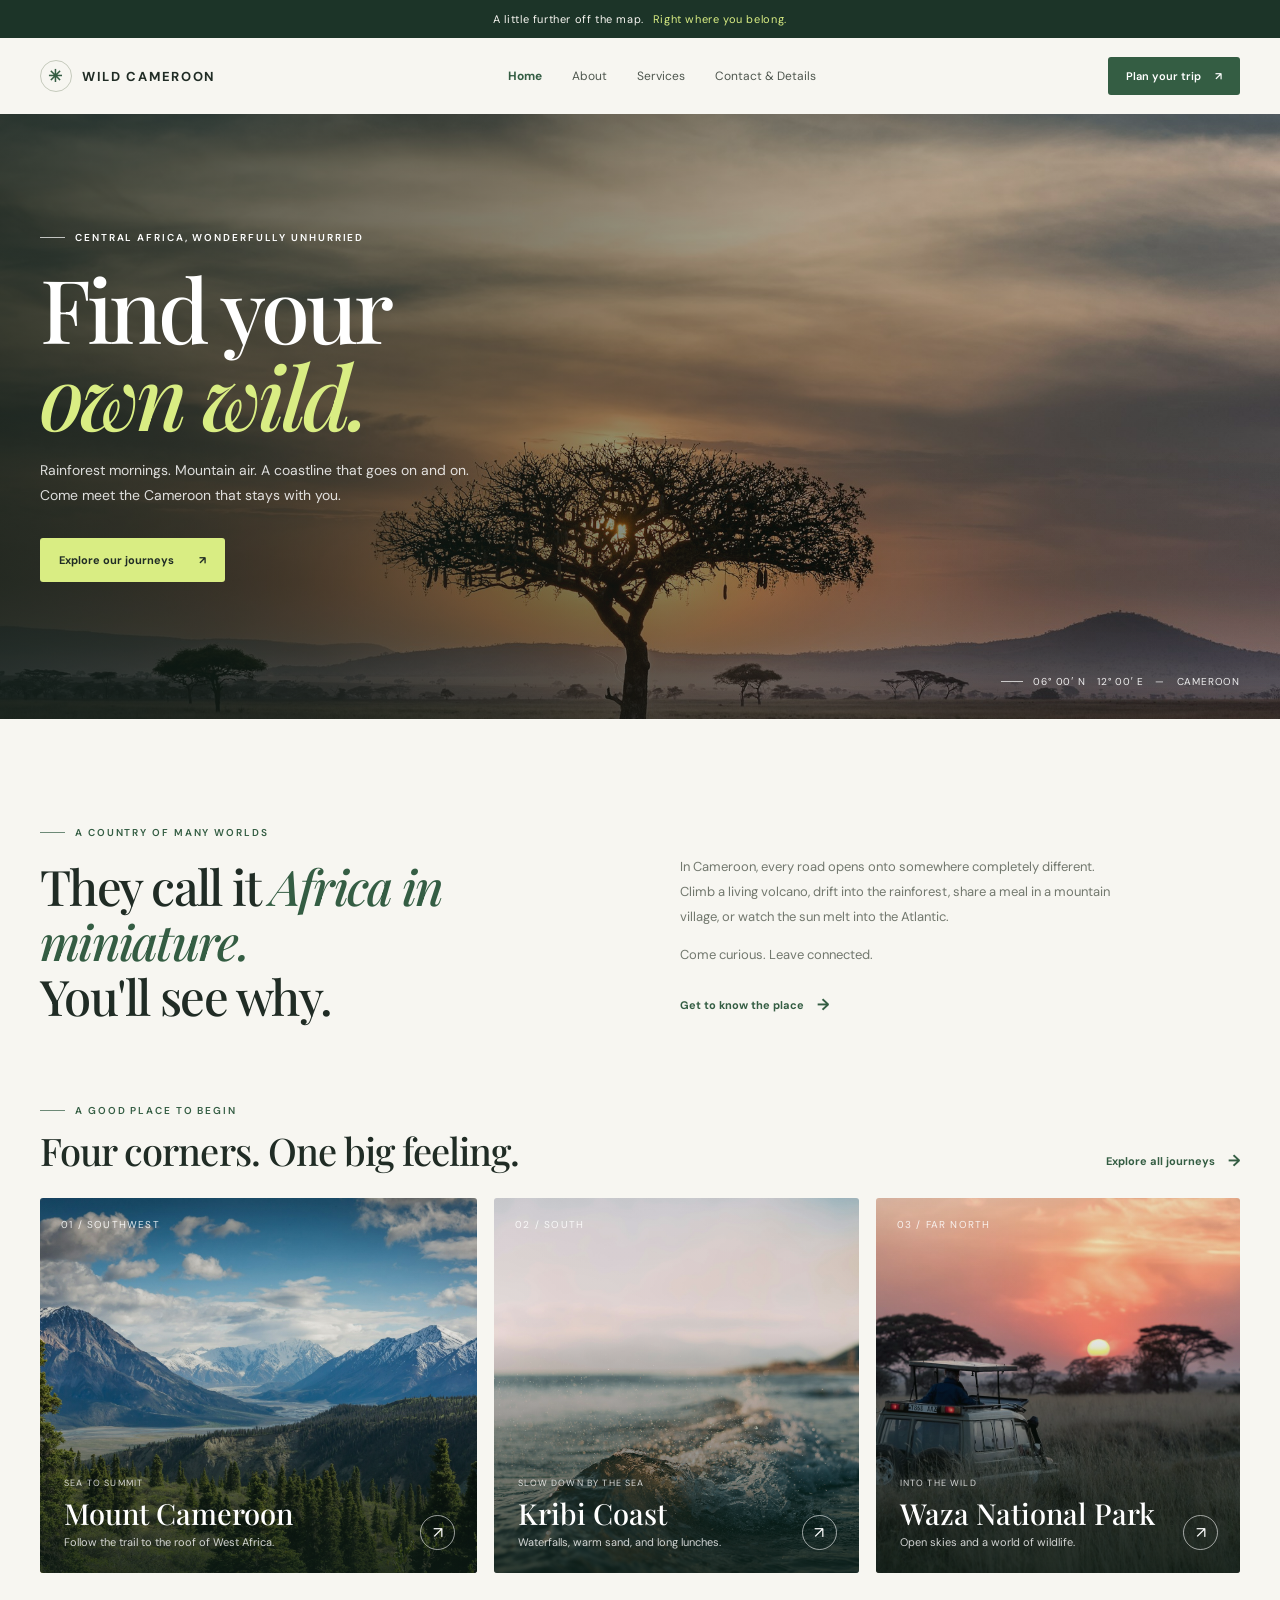
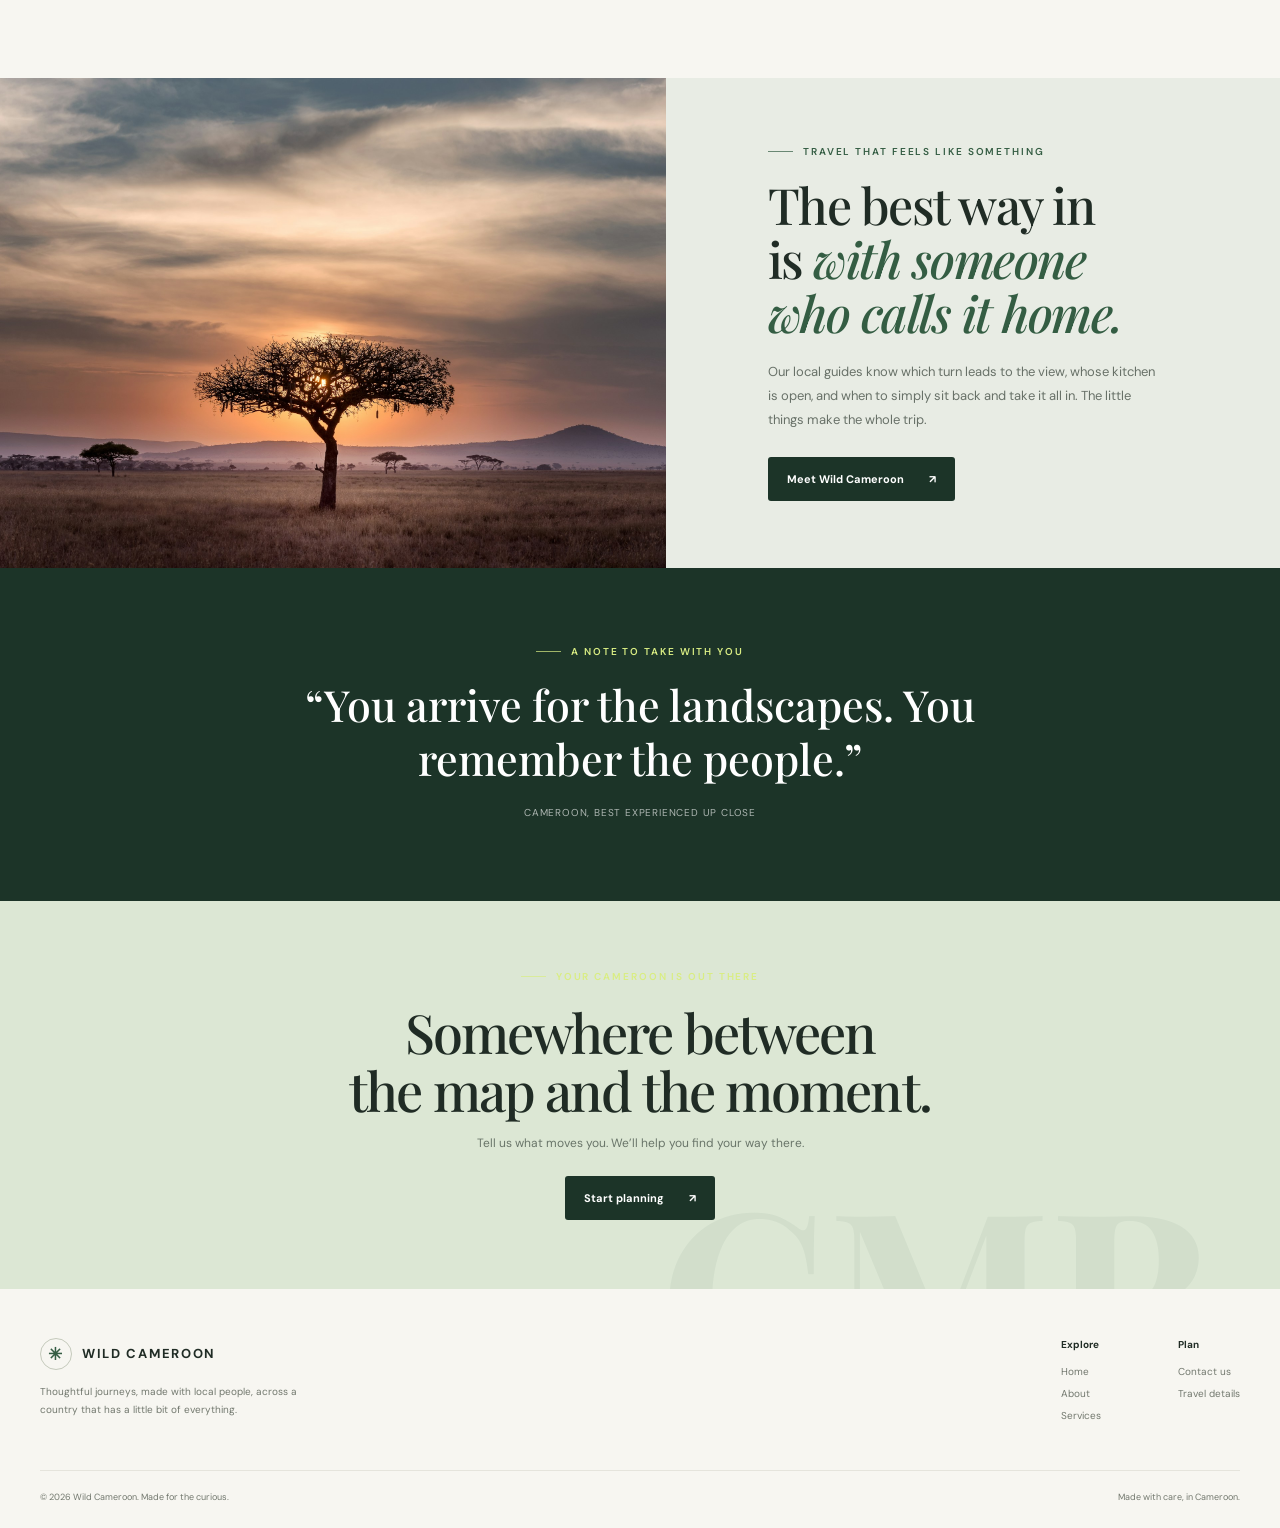
<file: index.html>
<!doctype html>
<html lang="en">
<head>
  <meta charset="utf-8">
  <meta name="viewport" content="width=device-width, initial-scale=1">
  <meta name="theme-color" content="#f7f6f1">
  <meta name="description" content="Discover Cameroon with Wild Cameroon: thoughtful trips, local guides, and unforgettable places from rainforest to coast.">
  <title>Wild Cameroon | Find your own wild</title>
  <link rel="preconnect" href="https://fonts.googleapis.com">
  <link rel="preconnect" href="https://fonts.gstatic.com" crossorigin>
  <link href="https://fonts.googleapis.com/css2?family=DM+Sans:wght@400;500;600;700&family=Playfair+Display:wght@500;600;700&display=swap" rel="stylesheet">
  <link rel="stylesheet" href="styles.css">
  <script src="script.js" defer></script>
</head>
<body>
  <div class="topline">A little further off the map. <span>Right where you belong.</span></div>
  <header class="site-header">
    <nav class="nav shell" aria-label="Main navigation">
      <a class="brand" href="index.html"><span class="brand-mark" aria-hidden="true">✳</span> WILD CAMEROON</a>
      <button class="menu-toggle" type="button" aria-label="Open navigation menu" aria-expanded="false" aria-controls="nav-links">☰</button>
      <div class="nav-links" id="nav-links">
        <a aria-current="page" href="index.html">Home</a>
        <a href="about.html">About</a>
        <a href="services.html">Services</a>
        <a href="contact.html">Contact &amp; Details</a>
      </div>
      <a class="nav-cta" href="contact.html">Plan your trip <span aria-hidden="true">↗</span></a>
    </nav>
  </header>

  <main>
    <section class="hero hero-home">
      <div class="shell hero-inner">
        <p class="eyebrow">Central Africa, wonderfully unhurried</p>
        <h1>Find your<br><em>own wild.</em></h1>
        <p class="hero-copy">Rainforest mornings. Mountain air. A coastline that goes on and on. Come meet the Cameroon that stays with you.</p>
        <a class="button button-light" href="services.html">Explore our journeys <span aria-hidden="true">↗</span></a>
      </div>
      <div class="hero-caption">06° 00′ N &nbsp; 12° 00′ E &nbsp; — &nbsp; CAMEROON</div>
    </section>

    <section class="shell intro">
      <div>
        <p class="eyebrow">A country of many worlds</p>
        <h2>They call it <em>Africa in miniature.</em><br>You'll see why.</h2>
      </div>
      <div class="intro-copy">
        <p>In Cameroon, every road opens onto somewhere completely different. Climb a living volcano, drift into the rainforest, share a meal in a mountain village, or watch the sun melt into the Atlantic.</p>
        <p>Come curious. Leave connected.</p>
        <a class="text-link" href="about.html">Get to know the place <span aria-hidden="true">→</span></a>
      </div>
    </section>

    <section class="shell section-block">
      <div class="section-head">
        <div><p class="eyebrow">A good place to begin</p><h2>Four corners. One big feeling.</h2></div>
        <a class="text-link" href="services.html">Explore all journeys <span aria-hidden="true">→</span></a>
      </div>
      <div class="destination-grid">
        <a class="destination-card destination-mountain" href="services.html"><span class="card-number">01 / SOUTHWEST</span><div class="card-content"><small>Sea to summit</small><h3>Mount Cameroon</h3><p>Follow the trail to the roof of West Africa.</p></div><span class="card-arrow" aria-hidden="true">↗</span></a>
        <a class="destination-card destination-coast" href="services.html"><span class="card-number">02 / SOUTH</span><div class="card-content"><small>Slow down by the sea</small><h3>Kribi Coast</h3><p>Waterfalls, warm sand, and long lunches.</p></div><span class="card-arrow" aria-hidden="true">↗</span></a>
        <a class="destination-card destination-wildlife" href="services.html"><span class="card-number">03 / FAR NORTH</span><div class="card-content"><small>Into the wild</small><h3>Waza National Park</h3><p>Open skies and a world of wildlife.</p></div><span class="card-arrow" aria-hidden="true">↗</span></a>
      </div>
    </section>

    <section class="split-feature">
      <div class="split-image image-forest" role="img" aria-label="Lush green landscape"></div>
      <div class="split-copy">
        <p class="eyebrow">Travel that feels like something</p>
        <h2>The best way in<br>is <em>with someone who calls it home.</em></h2>
        <p>Our local guides know which turn leads to the view, whose kitchen is open, and when to simply sit back and take it all in. The little things make the whole trip.</p>
        <a class="button button-dark" href="about.html">Meet Wild Cameroon <span aria-hidden="true">↗</span></a>
      </div>
    </section>

    <section class="quote-band">
      <p class="eyebrow">A note to take with you</p>
      <blockquote>“You arrive for the landscapes. You remember the people.”</blockquote>
      <p>Cameroon, best experienced up close</p>
    </section>

    <section class="cta">
      <p class="eyebrow">Your Cameroon is out there</p>
      <h2>Somewhere between<br>the map and the moment.</h2>
      <p>Tell us what moves you. We’ll help you find your way there.</p>
      <a class="button button-dark" href="contact.html">Start planning <span aria-hidden="true">↗</span></a>
    </section>
  </main>

  <footer class="site-footer">
    <div class="shell">
      <div class="footer-top">
        <div class="footer-brand"><a class="brand" href="index.html"><span class="brand-mark" aria-hidden="true">✳</span> WILD CAMEROON</a><p>Thoughtful journeys, made with local people, across a country that has a little bit of everything.</p></div>
        <div class="footer-links">
          <div class="footer-col"><strong>Explore</strong><a href="index.html">Home</a><a href="about.html">About</a><a href="services.html">Services</a></div>
          <div class="footer-col"><strong>Plan</strong><a href="contact.html">Contact us</a><a href="contact.html#travel-details">Travel details</a></div>
        </div>
      </div>
      <div class="footer-bottom"><span>© 2026 Wild Cameroon. Made for the curious.</span><span>Made with care, in Cameroon.</span></div>
    </div>
  </footer>
</body>
</html>
</file>
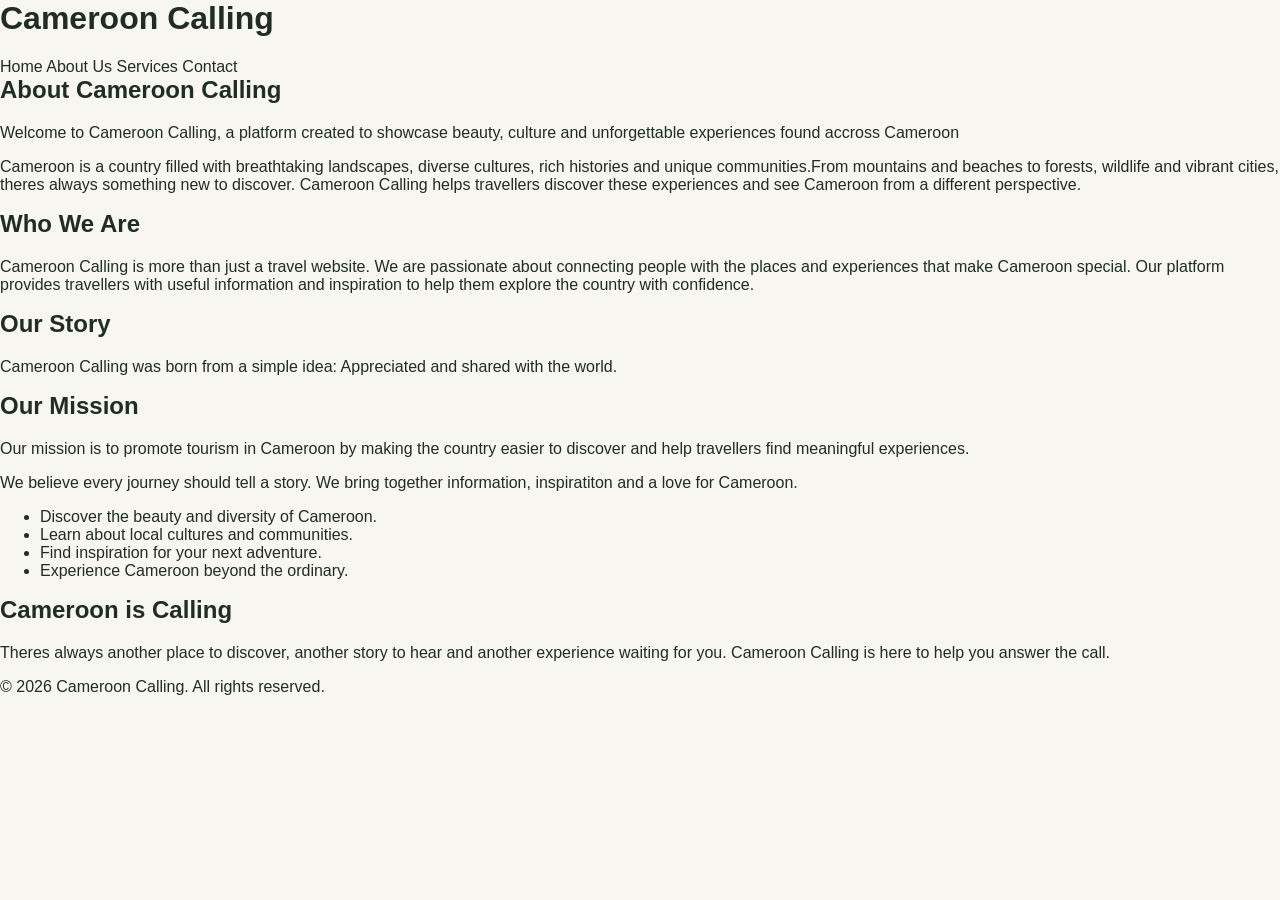
<file: about.html>
<!DOCTYPE html>
<html lang="en">
<head>
    <meta charset="UTF-8">
    <meta name="viewport" content="width=device-width, initial-scale=1.0">
    
    <title>About Us | Cameroon Callig</title>

    <link rel="stylesheet" href="styles.css">
</head>

<body>
    
    <header>
        <h1>Cameroon Calling</h1>

        <nav>
            <a href="index.html">Home</a>
            <a href="about.html">About Us</a>
            <a href="services.html">Services</a>
            <a href="contact.html">Contact</a>
        </nav>
    </header>

    <main>

        <!-- About Introduction -->
         <section class="about-intro">
            <h2>About Cameroon Calling</h2>

            <p>
                Welcome to Cameroon Calling, a platform created to showcase beauty, culture and unforgettable experiences found accross Cameroon
            </p>

            <p>
                Cameroon is a country filled with breathtaking landscapes, diverse cultures, rich histories and unique communities.From mountains and beaches to forests, wildlife and vibrant cities, theres always something new to discover. Cameroon Calling helps travellers discover these experiences and see Cameroon from a different perspective.
            </p>
         </section>

         <!-- Who We Are -->
          <section class="who-we-are">
            <h2>Who We Are</h2>

            <p>
                Cameroon Calling is more than just a travel website. We are passionate about connecting people with the places and experiences that make Cameroon special. Our platform provides travellers with useful information and inspiration to help them explore the country with confidence.
            </p>

            <!-- Our Story -->
             <section class="our story">
                <h2>Our Story</h2>

                <p>
                    Cameroon Calling was born from a simple idea: Appreciated and shared with the world.
                </p>
             </section>

             <!-- Mission -->
              <section class="our-mission">
                <h2>Our Mission</h2>

                <p>
                    Our mission is to promote tourism in Cameroon by making the country easier to discover and help travellers find meaningful experiences.
                </p>

                <p>
                    We believe every journey should tell a story. We bring together information, inspiratiton and a love for Cameroon.
                </p>

                <ul>
                    <li>Discover the beauty and diversity of Cameroon.</li>
                    <li>Learn about local cultures and communities.</li>
                    <li>Find inspiration for your next adventure.</li>
                    <li>Experience Cameroon beyond the ordinary.</li>
                </ul>
              </section>

              <!-- Closing -->
               <section class="about-ending">
                <h2>Cameroon is Calling</h2>

                <p>
                    Theres always another place to discover, another story to hear and another experience waiting for you. Cameroon Calling is here to help you answer the call.
                </p>
               </section>
          </section>
    </main>

    <footer>
        <p>&copy; 2026 Cameroon Calling. All rights reserved.</p>
    </footer>
    
</body>
</html>
</file>
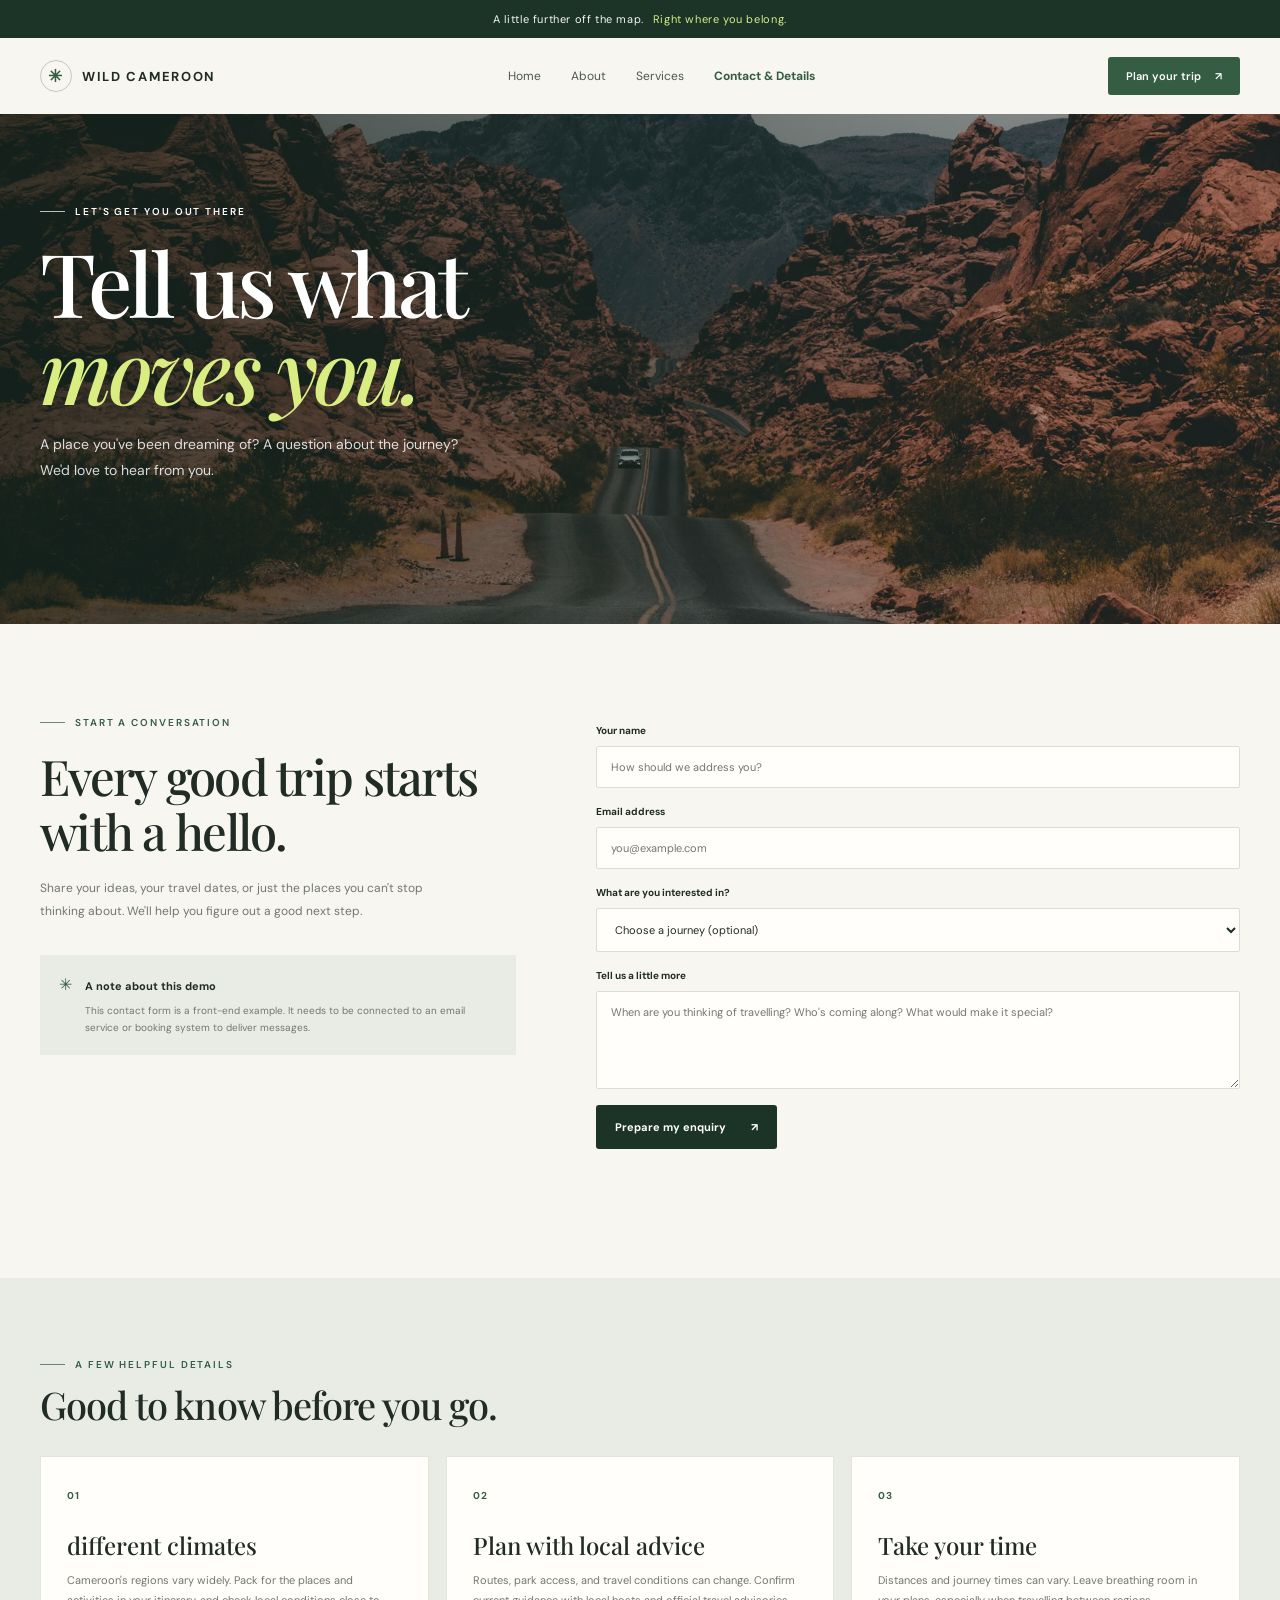
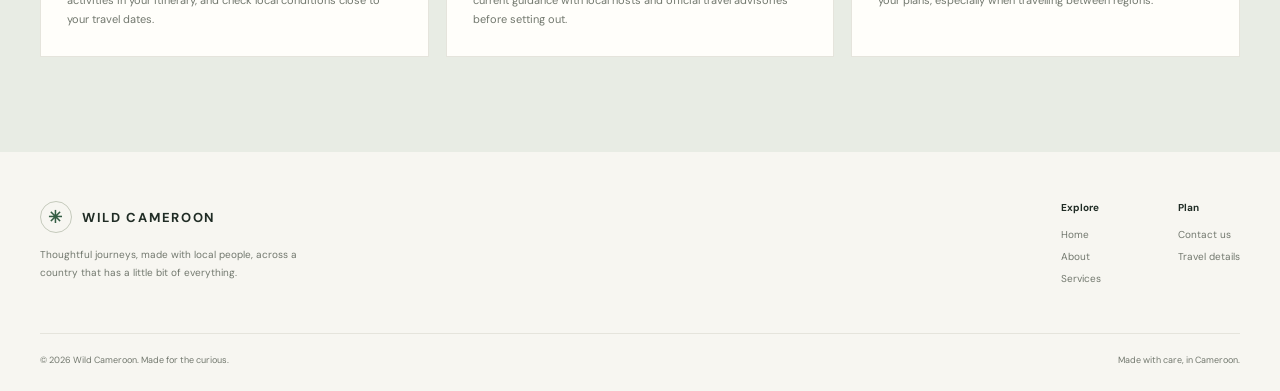
<file: contact.html>
<!doctype html>
<html lang="en">
<head>
  <meta charset="utf-8">
  <meta name="viewport" content="width=device-width, initial-scale=1">
  <meta name="theme-color" content="#f7f6f1">
  <meta name="description" content="Get in touch with Within Cameroon to start planning a thoughtful, locally guided trip. Find useful travel details for Cameroon.">
  <title>Contact &amp; Travel Details | Within Cameroon</title>
  <link rel="preconnect" href="https://fonts.googleapis.com">
  <link rel="preconnect" href="https://fonts.gstatic.com" crossorigin>
  <link href="https://fonts.googleapis.com/css2?family=DM+Sans:wght@400;500;600;700&family=Playfair+Display:wght@500;600;700&display=swap" rel="stylesheet">
  <link rel="stylesheet" href="styles.css">
  <script src="script.js" defer></script>
</head>
<body>
  <div class="topline">A little further off the map. <span>Right where you belong.</span></div>
  <header class="site-header"><nav class="nav shell" aria-label="Main navigation">
    <a class="brand" href="index.html"><span class="brand-mark" aria-hidden="true">✳</span> WILD CAMEROON</a>
    <button class="menu-toggle" type="button" aria-label="Open navigation menu" aria-expanded="false" aria-controls="nav-links">☰</button>
    <div class="nav-links" id="nav-links"><a href="index.html">Home</a><a href="about.html">About</a><a href="services.html">Services</a><a aria-current="page" href="contact.html">Contact &amp; Details</a></div>
    <a class="nav-cta" href="#contact-form">Plan your trip <span aria-hidden="true">↗</span></a>
  </nav></header>
  <main>
    <section class="page-hero page-hero-contact"><div class="shell page-hero-inner"><p class="eyebrow">Let's get you out there</p><h1>Tell us what<br><em>moves you.</em></h1><p class="hero-copy">A place you've been dreaming of? A question about the journey? We'd love to hear from you.</p></div></section>
    <section class="shell contact-layout">
      <div class="contact-copy"><p class="eyebrow">Start a conversation</p><h2>Every good trip starts with a hello.</h2><p>Share your ideas, your travel dates, or just the places you can't stop thinking about. We'll help you figure out a good next step.</p><div class="contact-note"><span class="note-icon" aria-hidden="true">✳</span><div><strong>A note about this demo</strong><p>This contact form is a front-end example. It needs to be connected to an email service or booking system to deliver messages.</p></div></div></div>
      <form class="contact-form" id="contact-form">
        <label for="name">Your name</label><input id="name" name="name" type="text" autocomplete="name" placeholder="How should we address you?" required>
        <label for="email">Email address</label><input id="email" name="email" type="email" autocomplete="email" placeholder="you@example.com" required>
        <label for="journey">What are you interested in?</label><select id="journey" name="journey"><option value="">Choose a journey (optional)</option><option value="mountain">Mount Cameroon</option><option value="coast">Kribi Coast</option><option value="wildlife">Waza National Park &amp; Far North</option><option value="transport">Bus &amp; air transport</option><option value="custom">A custom trip</option></select>
        <label for="message">Tell us a little more</label><textarea id="message" name="message" rows="5" placeholder="When are you thinking of travelling? Who's coming along? What would make it special?" required></textarea>
        <button class="button button-dark" type="submit">Prepare my enquiry <span aria-hidden="true">↗</span></button>
        <p class="form-note" id="form-note" role="status" aria-live="polite"></p>
      </form>
    </section>
    <section class="details-section" id="travel-details"><div class="shell"><div class="section-head"><div><p class="eyebrow">A few helpful details</p><h2>Good to know before you go.</h2></div></div><div class="details-grid">
      <article class="detail-card"><span class="detail-index">01</span><h3>different climates</h3><p>Cameroon's regions vary widely. Pack for the places and activities in your itinerary, and check local conditions close to your travel dates.</p></article>
      <article class="detail-card"><span class="detail-index">02</span><h3>Plan with local advice</h3><p>Routes, park access, and travel conditions can change. Confirm current guidance with local hosts and official travel advisories before setting out.</p></article>
      <article class="detail-card"><span class="detail-index">03</span><h3>Take your time</h3><p>Distances and journey times can vary. Leave breathing room in your plans, especially when travelling between regions.</p></article>
    </div></div></section>
  </main>
  <footer class="site-footer"><div class="shell"><div class="footer-top"><div class="footer-brand"><a class="brand" href="index.html"><span class="brand-mark" aria-hidden="true">✳</span> WILD CAMEROON</a><p>Thoughtful journeys, made with local people, across a country that has a little bit of everything.</p></div><div class="footer-links"><div class="footer-col"><strong>Explore</strong><a href="index.html">Home</a><a href="about.html">About</a><a href="services.html">Services</a></div><div class="footer-col"><strong>Plan</strong><a href="contact.html">Contact us</a><a href="#travel-details">Travel details</a></div></div></div><div class="footer-bottom"><span>© 2026 Wild Cameroon. Made for the curious.</span><span>Made with care, in Cameroon.</span></div></div></footer>
  <div id="notice" class="notice" role="status" aria-live="polite"></div>
</body>
</html>
</file>
<file: styles.css>
:root {
  --ink: #202c25;
  --muted: #72786e;
  --paper: #f7f6f1;
  --white: #fffefa;
  --green: #345d43;
  --deep: #1c3428;
  --lime: #d9ed83;
  --line: #e5e4dc;
  --serif: "Playfair Display", Georgia, serif;
  --sans: "DM Sans", Arial, sans-serif;
}

* { box-sizing: border-box; }
html { scroll-behavior: smooth; }
body { margin: 0; color: var(--ink); background: var(--paper); font-family: var(--sans); -webkit-font-smoothing: antialiased; }
a { color: inherit; text-decoration: none; }
button, input, select, textarea { font: inherit; }
button, a { -webkit-tap-highlight-color: transparent; }
.shell { width: min(1200px, calc(100% - 64px)); margin-inline: auto; }
.topline { min-height: 38px; display: flex; align-items: center; justify-content: center; gap: 9px; background: var(--deep); color: var(--paper); font-size: 11px; letter-spacing: .055em; }
.topline span { color: var(--lime); }
.site-header { position: relative; z-index: 5; background: var(--paper); }
.nav { position: relative; height: 76px; display: flex; align-items: center; justify-content: space-between; }
.brand { display: inline-flex; align-items: center; gap: 10px; font-size: 13px; font-weight: 700; letter-spacing: .13em; white-space: nowrap; }
.brand-mark { display: grid; place-items: center; width: 32px; height: 32px; border: 1px solid #c5cabc; border-radius: 50%; color: var(--green); font-size: 17px; }
.nav-links { display: flex; align-items: center; gap: 30px; color: #4f574f; font-size: 12px; }
.nav-links a:hover, .nav-links a[aria-current="page"] { color: var(--green); }
.nav-links a[aria-current="page"] { font-weight: 700; }
.nav-cta { display: inline-flex; align-items: center; gap: 14px; padding: 12px 18px; border-radius: 3px; background: var(--green); color: white; font-size: 11px; font-weight: 600; transition: background .2s, transform .2s; }
.nav-cta:hover, .button-dark:hover { background: #254331; transform: translateY(-1px); }
.menu-toggle { display: none; border: 0; background: transparent; color: var(--ink); font-size: 23px; cursor: pointer; }
.eyebrow { display: flex; align-items: center; gap: 10px; margin: 0 0 20px; font-size: 10px; font-weight: 600; letter-spacing: .19em; text-transform: uppercase; }
.eyebrow::before { content: ""; width: 25px; height: 1px; background: currentColor; opacity: .7; }
h1, h2, h3, p { margin-top: 0; }
.button { display: inline-flex; align-items: center; gap: 25px; padding: 15px 19px; border: 0; border-radius: 3px; font-size: 11px; font-weight: 700; cursor: pointer; transition: background .2s, transform .2s; }
.button-light { background: var(--lime); color: var(--ink); }
.button-light:hover { background: #e5f59c; transform: translateY(-1px); }
.button-dark { background: var(--deep); color: white; }
.button-dark:hover { background: #254331; transform: translateY(-1px); }
.hero, .page-hero { position: relative; overflow: hidden; display: flex; align-items: center; min-height: 605px; background-color: #4d6456; color: white; isolation: isolate; }
.hero::before, .page-hero::before { position: absolute; z-index: -1; inset: 0; content: ""; background-position: center; background-size: cover; }
.hero-home::before { background-image: linear-gradient(90deg, rgba(17,32,25,.76), rgba(17,32,25,.5) 43%, rgba(17,32,25,.08)), linear-gradient(0deg, rgba(17,32,25,.26), transparent 45%), url("images/cameroon-forest.jpg"); }
.page-hero { min-height: 510px; }
.page-hero-about::before { background-image: linear-gradient(90deg, rgba(17,32,25,.75), rgba(17,32,25,.22)), url("images/cameroon-forest.jpg"); }
.page-hero-services::before { background-image: linear-gradient(90deg, rgba(17,32,25,.76), rgba(17,32,25,.24)), url("images/mount-cameroon.jpg"); }
.page-hero-contact::before { background-image: linear-gradient(90deg, rgba(17,32,25,.76), rgba(17,32,25,.24)), url("images/travel-landscape.jpg"); }
.hero-inner, .page-hero-inner { padding-block: 72px 92px; }
.hero .eyebrow, .page-hero .eyebrow { color: white; }
.hero h1, .page-hero h1 { max-width: 700px; margin-bottom: 20px; font: 500 clamp(55px, 7.4vw, 88px)/.99 var(--serif); letter-spacing: -.045em; }
.hero h1 em, .page-hero h1 em { color: var(--lime); font-weight: 500; }
.hero-copy { max-width: 430px; margin-bottom: 30px; color: rgba(255,255,255,.84); font-size: 14px; line-height: 1.8; }
.hero-caption { position: absolute; right: max(32px, calc((100% - 1200px) / 2)); bottom: 31px; z-index: 1; display: flex; align-items: center; gap: 10px; color: rgba(255,255,255,.9); font-size: 10px; letter-spacing: .08em; }
.hero-caption::before { width: 22px; height: 1px; background: rgba(255,255,255,.7); content: ""; }
.intro { display: grid; grid-template-columns: 1fr 1fr; gap: 80px; align-items: end; padding-block: 107px 68px; }
.intro .eyebrow, .section-head .eyebrow, .story-section .eyebrow, .services-intro .eyebrow, .contact-layout .eyebrow, .details-section .eyebrow { color: var(--green); }
.intro h2, .story-heading h2, .services-intro h2, .contact-copy h2 { max-width: 560px; margin-bottom: 0; font: 500 clamp(36px, 4vw, 49px)/1.12 var(--serif); letter-spacing: -.035em; }
.intro h2 em, .story-heading h2 em, .services-intro h2 em, .split-copy h2 em { color: var(--green); }
.intro-copy { max-width: 430px; padding-bottom: 3px; color: var(--muted); font-size: 13px; line-height: 1.9; }
.text-link { display: inline-flex; align-items: center; gap: 13px; margin-top: 10px; color: var(--green); font-size: 11px; font-weight: 700; }
.text-link span { font-size: 16px; transition: transform .2s; }
.text-link:hover span { transform: translateX(4px); }
.section-block { padding-block: 12px 105px; }
.section-head { display: flex; justify-content: space-between; align-items: end; gap: 20px; margin-bottom: 27px; }
.section-head .eyebrow { margin-bottom: 13px; }
.section-head h2 { margin-bottom: 0; font: 500 clamp(30px, 4vw, 38px)/1.1 var(--serif); letter-spacing: -.025em; }
.section-head > .text-link { white-space: nowrap; }
.destination-grid { display: grid; grid-template-columns: 1.2fr 1fr 1fr; gap: 17px; }
.destination-card { position: relative; min-height: 375px; overflow: hidden; display: flex; align-items: end; padding: 24px; border-radius: 3px; background-position: center; background-size: cover; color: white; isolation: isolate; }
.destination-card::before { position: absolute; z-index: -1; inset: 0; background: linear-gradient(0deg, rgba(14,29,22,.79), rgba(14,29,22,.08) 64%); content: ""; }
.destination-card:hover { background-size: 108%; }
.destination-mountain { background-image: url("images/mount-cameroon.jpg"); }
.destination-coast { background-image: url("images/kribi-coast.jpg"); }
.destination-wildlife { background-image: url("images/waza-wildlife.jpg"); }
.card-number { position: absolute; top: 20px; left: 21px; color: rgba(255,255,255,.85); font-size: 10px; letter-spacing: .12em; }
.card-content small { display: block; margin-bottom: 9px; color: rgba(255,255,255,.8); font-size: 9px; letter-spacing: .13em; text-transform: uppercase; }
.card-content h3 { margin-bottom: 6px; font: 500 29px/1.1 var(--serif); }
.card-content p { margin-bottom: 0; color: rgba(255,255,255,.8); font-size: 11px; }
.card-arrow { position: absolute; right: 22px; bottom: 23px; display: grid; place-items: center; width: 35px; height: 35px; border: 1px solid rgba(255,255,255,.58); border-radius: 50%; transition: background .2s, color .2s; }
.destination-card:hover .card-arrow { background: white; color: var(--ink); }
.split-feature { display: grid; grid-template-columns: 1.04fr .96fr; min-height: 490px; background: #e8ece4; }
.split-image { min-height: 420px; background-position: center; background-size: cover; }
.image-forest { background-image: url("images/cameroon-forest.jpg"); }
.image-community { background-image: url("images/cameroon-highlands.jpg"); }
.split-copy { display: flex; flex-direction: column; justify-content: center; align-items: flex-start; padding: 62px clamp(35px, 8vw, 105px); }
.split-copy .eyebrow { color: var(--green); }
.split-copy h2 { margin-bottom: 20px; font: 500 clamp(35px, 4vw, 50px)/1.08 var(--serif); letter-spacing: -.03em; }
.split-copy p:not(.eyebrow) { max-width: 390px; margin-bottom: 25px; color: #687168; font-size: 13px; line-height: 1.85; }
.quote-band { padding: 77px 24px 82px; background: var(--deep); color: white; text-align: center; }
.quote-band .eyebrow, .cta .eyebrow { justify-content: center; color: var(--lime); }
.quote-band blockquote { max-width: 750px; margin: 0 auto 20px; font: 500 clamp(28px, 4vw, 43px)/1.25 var(--serif); }
.quote-band > p:last-child { margin-bottom: 0; color: rgba(255,255,255,.64); font-size: 10px; letter-spacing: .08em; text-transform: uppercase; }
.cta { position: relative; overflow: hidden; padding: 69px 24px; background: #dce7d4; text-align: center; }
.cta::after { position: absolute; right: 5%; bottom: -105px; color: rgba(52,93,67,.06); content: "CMR"; font: 700 240px/.9 var(--serif); pointer-events: none; }
.cta h2 { position: relative; z-index: 1; max-width: 600px; margin: 0 auto 15px; font: 500 clamp(37px, 5vw, 54px)/1.08 var(--serif); letter-spacing: -.035em; }
.cta p:not(.eyebrow) { position: relative; z-index: 1; margin-bottom: 25px; color: #697569; font-size: 12px; }
.cta .button { position: relative; z-index: 1; }
.site-footer { padding: 49px 0 25px; background: var(--paper); }
.footer-top { display: flex; justify-content: space-between; gap: 34px; padding-bottom: 39px; border-bottom: 1px solid var(--line); }
.footer-brand p { max-width: 260px; margin: 13px 0 0; color: var(--muted); font-size: 10px; line-height: 1.8; }
.footer-links { display: flex; gap: clamp(25px, 6vw, 78px); }
.footer-col strong { display: block; margin-bottom: 14px; font-size: 10px; }
.footer-col a { display: block; margin: 9px 0; color: var(--muted); font-size: 10px; }
.footer-col a:hover { color: var(--green); }
.footer-bottom { display: flex; justify-content: space-between; gap: 15px; padding-top: 20px; color: var(--muted); font-size: 9px; }
.story-section { display: grid; grid-template-columns: .9fr 1.1fr; gap: 90px; padding-block: 100px; }
.story-heading h2 { max-width: 450px; }
.story-copy { max-width: 550px; color: var(--muted); font-size: 13px; line-height: 1.9; }
.story-copy p + p { margin-top: 18px; }
.about-feature { margin-bottom: 0; }
.values-section { padding-block: 90px 100px; }
.values-section .section-head { margin-bottom: 32px; }
.values-grid { display: grid; grid-template-columns: repeat(3, 1fr); gap: 18px; }
.value-card, .detail-card { padding: 26px; border: 1px solid var(--line); background: var(--white); }
.value-card > span, .detail-index { color: var(--green); font-size: 10px; font-weight: 700; letter-spacing: .1em; }
.value-card h3, .detail-card h3 { margin: 25px 0 10px; font: 500 24px var(--serif); }
.value-card p, .detail-card p { margin-bottom: 0; color: var(--muted); font-size: 11px; line-height: 1.8; }
.services-intro { max-width: 850px; padding-block: 86px 54px; text-align: center; }
.services-intro .eyebrow { justify-content: center; }
.services-intro h2 { margin: 0 auto 18px; }
.services-intro > p:last-child { max-width: 520px; margin: auto; color: var(--muted); font-size: 13px; line-height: 1.85; }
.services-list { padding-bottom: 95px; }
.service-card { display: grid; grid-template-columns: .92fr 1.08fr; min-height: 360px; margin-bottom: 24px; background: #e8ece4; }
.service-card.service-reverse { grid-template-columns: 1.08fr .92fr; }
.service-reverse .service-image { order: 2; }
.service-image { min-height: 340px; background-position: center; background-size: cover; }
.service-mountain { background-image: url("images/mount-cameroon.jpg"); }
.service-coast { background-image: url("images/kribi-coast.jpg"); }
.service-wildlife { background-image: url("images/waza-wildlife.jpg"); }
.service-body { align-self: center; padding: 38px clamp(28px, 5vw, 64px); }
.service-body .eyebrow { margin-bottom: 12px; color: var(--green); font-size: 9px; }
.service-body h2 { margin-bottom: 13px; font: 500 34px/1.12 var(--serif); }
.service-body > p:not(.eyebrow), .service-body li { color: #687168; font-size: 11px; line-height: 1.8; }
.service-body ul { margin: 15px 0 18px; padding-left: 17px; }
.custom-trip { padding-block: 62px; background: var(--deep); color: white; }
.custom-trip-inner { display: flex; justify-content: space-between; align-items: center; gap: 25px; }
.custom-trip .eyebrow { color: var(--lime); }
.custom-trip h2 { margin-bottom: 0; font: 500 clamp(34px, 4vw, 45px)/1.1 var(--serif); }
.transport-section { padding-block: 90px 100px; background: #eef0e9; }
.transport-heading { max-width: 690px; margin: 0 auto 65px; text-align: center; }
.transport-heading .eyebrow { justify-content: center; color: var(--green); }
.transport-heading h2 { margin-bottom: 16px; font: 500 clamp(38px, 5vw, 54px)/1.08 var(--serif); letter-spacing: -.035em; }
.transport-heading > p:last-child { max-width: 570px; margin-inline: auto; color: var(--muted); font-size: 12px; line-height: 1.85; }
.transport-group { margin-bottom: 70px; }
.transport-group .section-head { margin-bottom: 24px; }
.transport-group .section-head h3, .airline-content h3 { margin-bottom: 0; font: 500 clamp(29px, 4vw, 38px)/1.12 var(--serif); }
.operator-grid { display: grid; grid-template-columns: repeat(3, minmax(0, 1fr)); gap: 18px; }
.operator-card { overflow: hidden; background: var(--white); }
.operator-card > img { display: block; width: 100%; height: 195px; object-fit: cover; }
.operator-body { padding: 20px 21px 22px; }
.operator-category { color: var(--green); font-size: 9px; font-weight: 700; letter-spacing: .1em; text-transform: uppercase; }
.operator-body h4 { margin: 8px 0 10px; font: 500 23px/1.2 var(--serif); }
.operator-body p, .airline-content > p:not(.eyebrow):not(.image-disclaimer) { color: var(--muted); font-size: 11px; line-height: 1.8; }
.operator-body .text-link { margin-top: 6px; }
.image-disclaimer { margin: 15px 0 0; color: var(--muted); font-size: 9px; line-height: 1.7; }
.airline-panel { display: grid; grid-template-columns: .8fr 1.2fr; background: var(--white); }
.airline-visual { min-height: 460px; }
.airline-visual img { display: block; width: 100%; height: 100%; min-height: 460px; object-fit: cover; }
.airline-content { align-self: center; padding: clamp(28px, 5vw, 58px); }
.airline-content .eyebrow { color: var(--green); }
.airline-content h3 { margin-bottom: 14px; }
.airline-list { margin-top: 21px; border-top: 1px solid var(--line); }
.airline-list a { display: flex; justify-content: space-between; align-items: center; gap: 15px; padding: 12px 2px; border-bottom: 1px solid var(--line); color: var(--green); }
.airline-list a:hover { color: var(--deep); }
.airline-list strong, .airline-list small { display: block; }
.airline-list strong { font-size: 11px; }
.airline-list small { margin-top: 4px; color: var(--muted); font-size: 9px; }
.contact-layout { display: grid; grid-template-columns: .85fr 1.15fr; gap: 80px; padding-block: 92px 100px; }
.contact-copy h2 { margin-bottom: 18px; }
.contact-copy > p:not(.eyebrow) { max-width: 420px; color: var(--muted); font-size: 12px; line-height: 1.9; }
.contact-note { display: flex; gap: 13px; margin-top: 33px; padding: 19px; background: #e8ece4; }
.note-icon { color: var(--green); }
.contact-note strong { font-size: 11px; }
.contact-note p { margin: 7px 0 0; color: var(--muted); font-size: 10px; line-height: 1.7; }
.contact-form { display: grid; grid-template-columns: 1fr; gap: 9px; }
.contact-form label { margin-top: 8px; font-size: 10px; font-weight: 700; }
.contact-form input, .contact-form select, .contact-form textarea { width: 100%; padding: 13px 14px; border: 1px solid #dcded5; border-radius: 2px; outline-color: var(--green); background: var(--white); color: var(--ink); font-size: 11px; }
.contact-form textarea { resize: vertical; }
.contact-form .button { justify-self: start; margin-top: 7px; }
.form-note { min-height: 20px; margin-bottom: 0; color: var(--green); font-size: 11px; line-height: 1.7; }
.details-section { padding-block: 80px 95px; background: #e8ece4; }
.details-section .section-head { margin-bottom: 30px; }
.details-grid { display: grid; grid-template-columns: repeat(3, 1fr); gap: 17px; }

@media (max-width: 850px) {
  .shell { width: min(100% - 40px, 680px); }
  .nav-links { gap: 17px; }
  .nav-cta { padding: 11px 13px; }
  .hero { min-height: 565px; }
  .page-hero { min-height: 460px; }
  .intro { gap: 35px; padding-top: 85px; }
  .destination-grid { grid-template-columns: 1fr 1fr; }
  .destination-card:first-child { grid-column: span 2; min-height: 340px; }
  .destination-card { min-height: 300px; }
  .split-copy { padding-inline: 35px; }
  .story-section, .contact-layout { gap: 40px; }
  .service-card, .service-card.service-reverse { grid-template-columns: 1fr 1fr; }
  .service-body { padding-inline: 25px; }
  .operator-grid { grid-template-columns: 1fr 1fr; }
  .operator-card:last-child { grid-column: span 2; }
  .operator-card:last-child > img { height: 230px; }
  .airline-panel { grid-template-columns: .75fr 1.25fr; }
  .airline-content { padding: 28px 23px; }
}
@media (max-width: 650px) {
  .shell { width: calc(100% - 36px); }
  .topline { min-height: 34px; font-size: 9px; }
  .nav { height: 65px; }
  .brand { font-size: 11px; }
  .brand-mark { width: 29px; height: 29px; }
  .menu-toggle { display: block; order: 3; }
  .nav-cta { margin-left: auto; margin-right: 14px; padding: 10px 12px; font-size: 10px; }
  .nav-links { position: absolute; top: 65px; right: -18px; left: -18px; display: none; flex-direction: column; align-items: stretch; gap: 0; padding: 10px 18px 17px; border-top: 1px solid var(--line); background: var(--paper); box-shadow: 0 12px 18px rgba(0,0,0,.06); }
  .nav-links.open { display: flex; }
  .nav-links a { padding: 13px 3px; }
  .hero { min-height: 570px; }
  .hero-home::before { background-image: linear-gradient(90deg, rgba(17,32,25,.7), rgba(17,32,25,.23)), linear-gradient(0deg, rgba(17,32,25,.27), transparent 55%), url("images/cameroon-forest.jpg"); background-position: 58% center; }
  .page-hero { min-height: 440px; }
  .hero-inner, .page-hero-inner { padding-block: 48px 83px; }
  .hero h1, .page-hero h1 { font-size: clamp(53px, 15vw, 74px); }
  .hero-copy { max-width: 335px; font-size: 12px; }
  .hero-caption { right: 18px; bottom: 22px; font-size: 9px; }
  .intro { grid-template-columns: 1fr; gap: 19px; padding-block: 69px 43px; }
  .intro h2, .story-heading h2, .services-intro h2, .contact-copy h2 { font-size: 37px; }
  .intro-copy { font-size: 12px; }
  .section-block { padding-bottom: 68px; }
  .section-head { align-items: flex-start; flex-direction: column; gap: 14px; }
  .section-head h2 { font-size: 33px; }
  .section-head > .text-link { margin-top: 0; }
  .destination-grid { grid-template-columns: 1fr; gap: 12px; }
  .destination-card:first-child { grid-column: auto; min-height: 320px; }
  .destination-card { min-height: 280px; }
  .split-feature { grid-template-columns: 1fr; }
  .split-image { min-height: 270px; }
  .split-copy { padding: 41px 22px 46px; }
  .split-copy h2 { font-size: 39px; }
  .quote-band { padding-block: 57px; }
  .cta { padding-block: 57px; }
  .cta::after { right: -5%; font-size: 160px; }
  .footer-top { flex-direction: column; padding-bottom: 28px; }
  .footer-links { justify-content: space-between; gap: 20px; }
  .footer-bottom { flex-direction: column; gap: 8px; }
  .story-section { grid-template-columns: 1fr; gap: 22px; padding-block: 69px; }
  .values-section { padding-block: 68px; }
  .values-grid, .details-grid { grid-template-columns: 1fr; gap: 12px; }
  .value-card h3, .detail-card h3 { margin-top: 16px; }
  .services-intro { padding-block: 65px 39px; }
  .services-list { padding-bottom: 60px; }
  .service-card, .service-card.service-reverse { grid-template-columns: 1fr; margin-bottom: 16px; }
  .service-reverse .service-image { order: 0; }
  .service-image { min-height: 245px; }
  .service-body { padding: 28px 22px 32px; }
  .service-body h2 { font-size: 30px; }
  .transport-section { padding-block: 65px; }
  .transport-heading { margin-bottom: 45px; }
  .transport-group { margin-bottom: 48px; }
  .transport-group .section-head { gap: 12px; }
  .operator-grid { grid-template-columns: 1fr; gap: 14px; }
  .operator-card:last-child { grid-column: auto; }
  .operator-card > img, .operator-card:last-child > img { height: 215px; }
  .airline-panel { grid-template-columns: 1fr; }
  .airline-visual, .airline-visual img { min-height: 230px; max-height: 280px; }
  .airline-content { padding: 27px 21px; }
  .custom-trip { padding-block: 45px; }
  .custom-trip-inner { align-items: flex-start; flex-direction: column; }
  .contact-layout { grid-template-columns: 1fr; gap: 34px; padding-block: 67px; }
  .details-section { padding-block: 64px; }
}
@media (prefers-reduced-motion: reduce) {
  *, *::before, *::after { scroll-behavior: auto !important; transition-duration: .01ms !important; animation-duration: .01ms !important; animation-iteration-count: 1 !important; }
}
</file>
